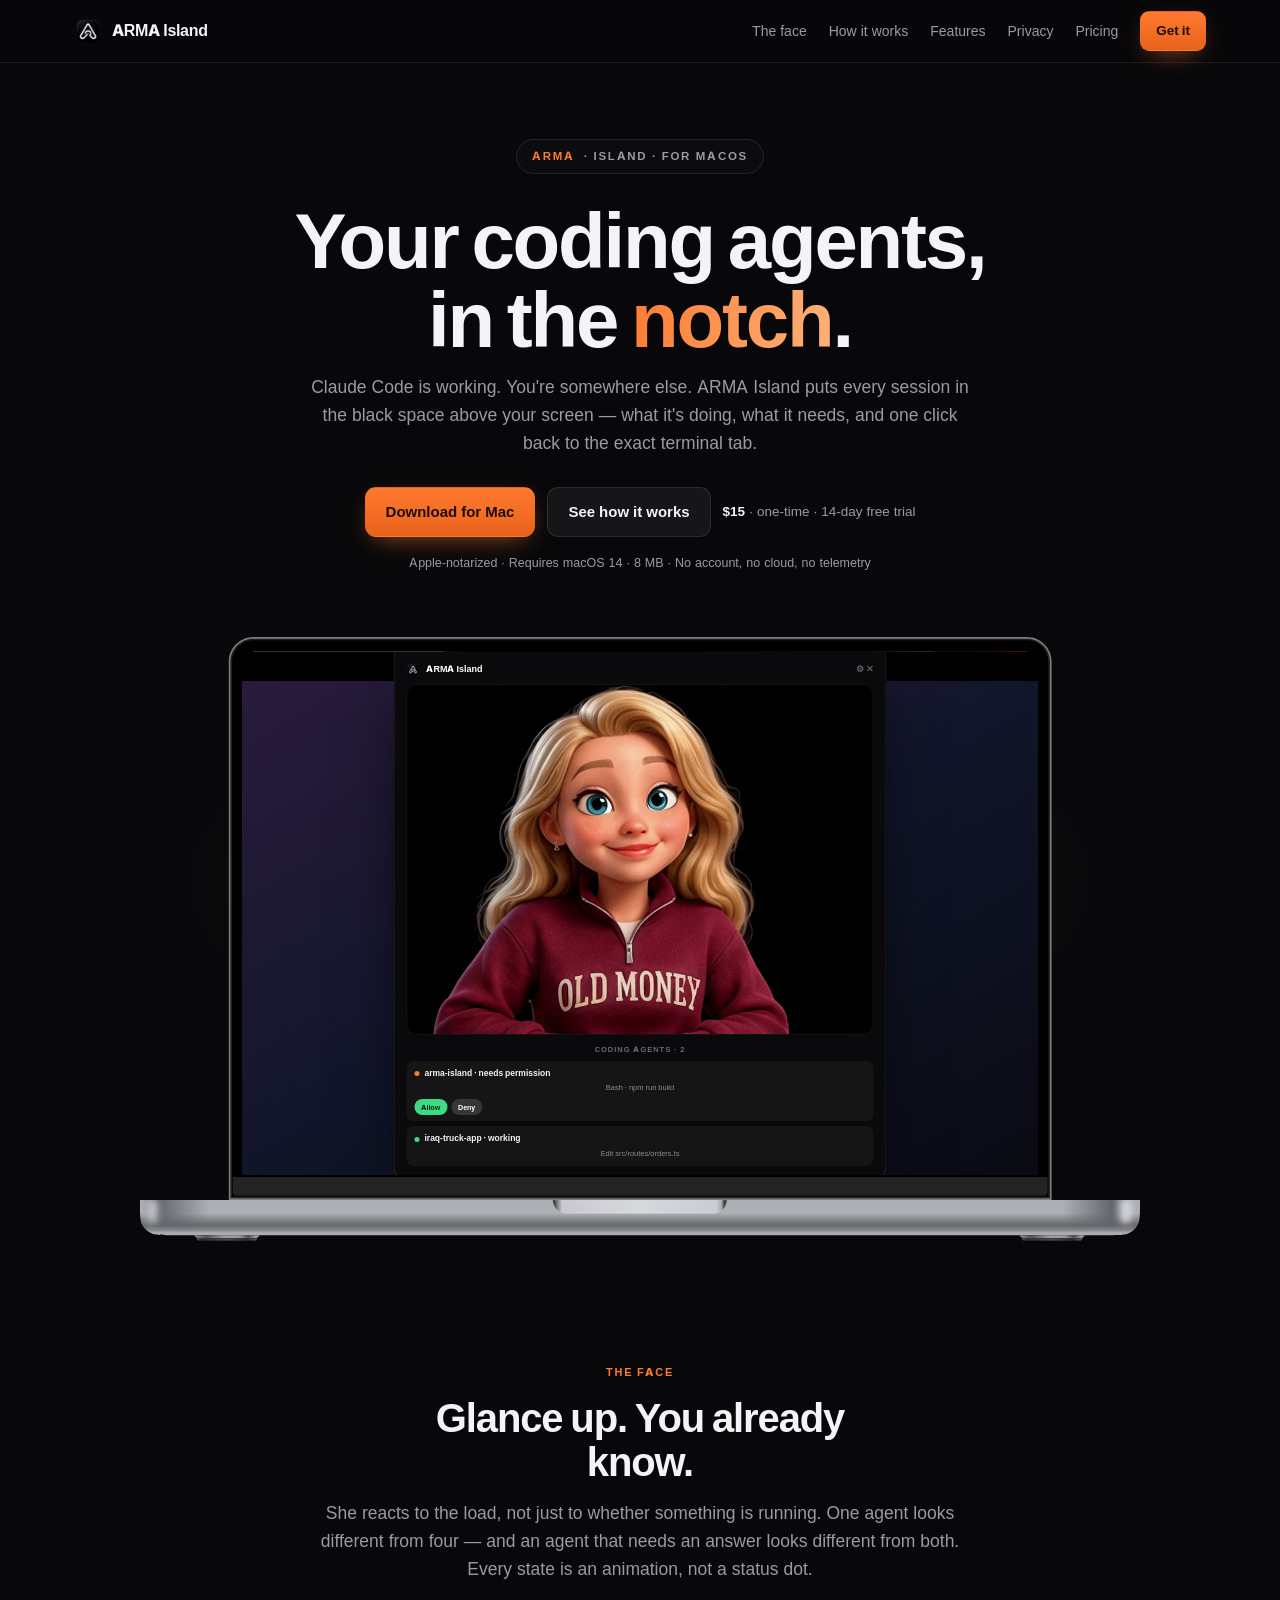
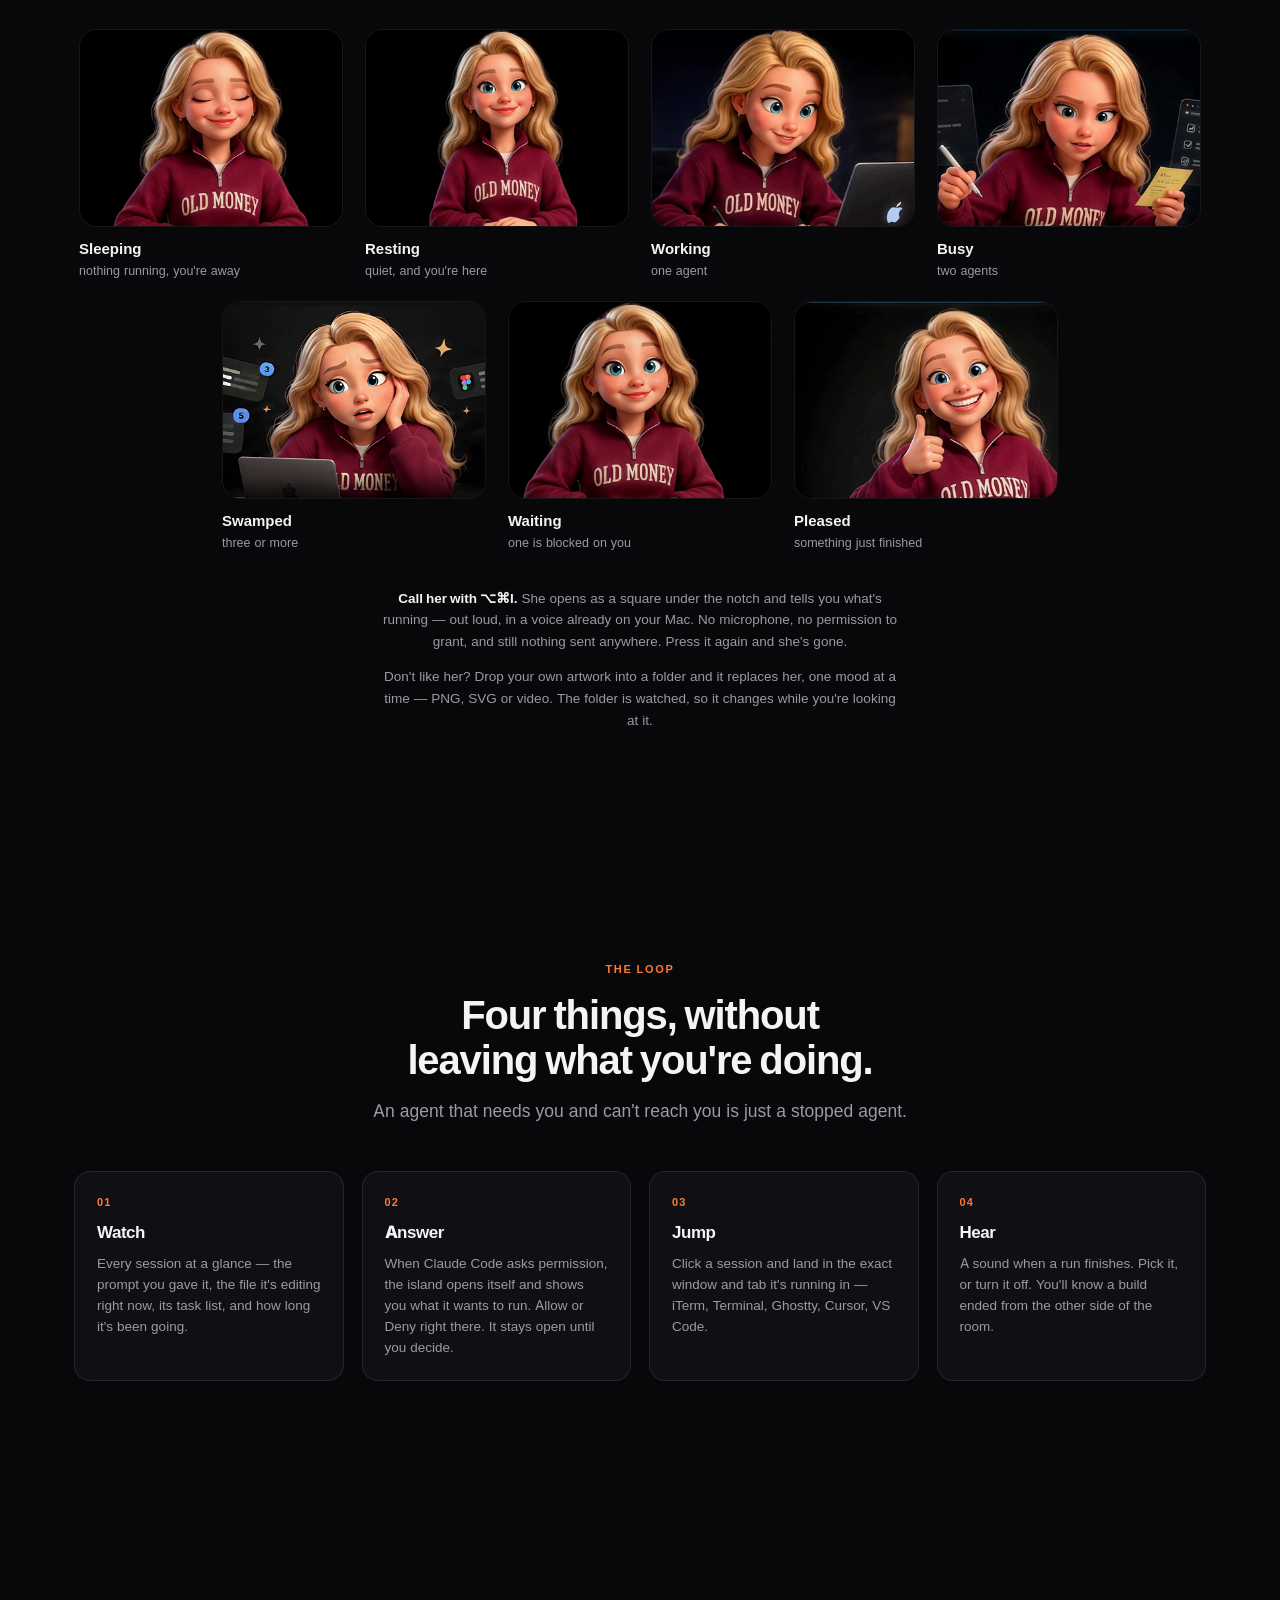
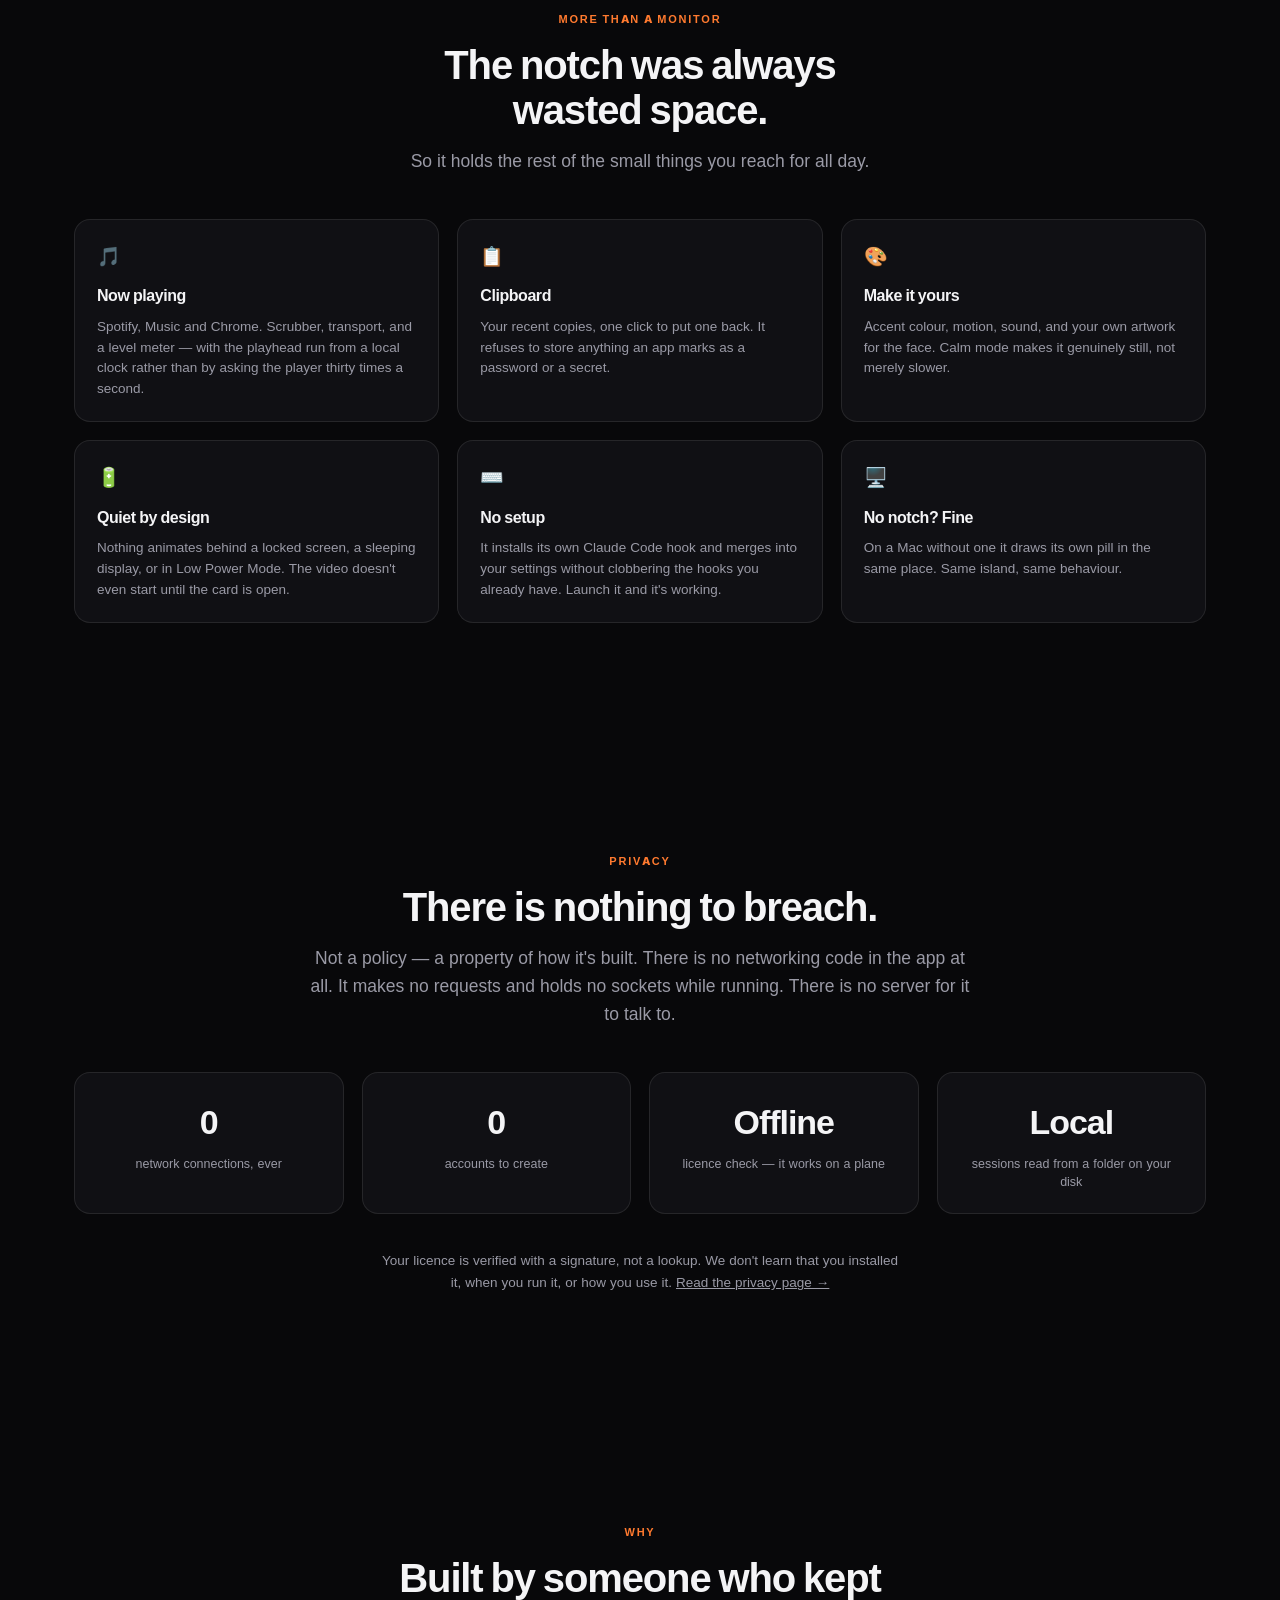
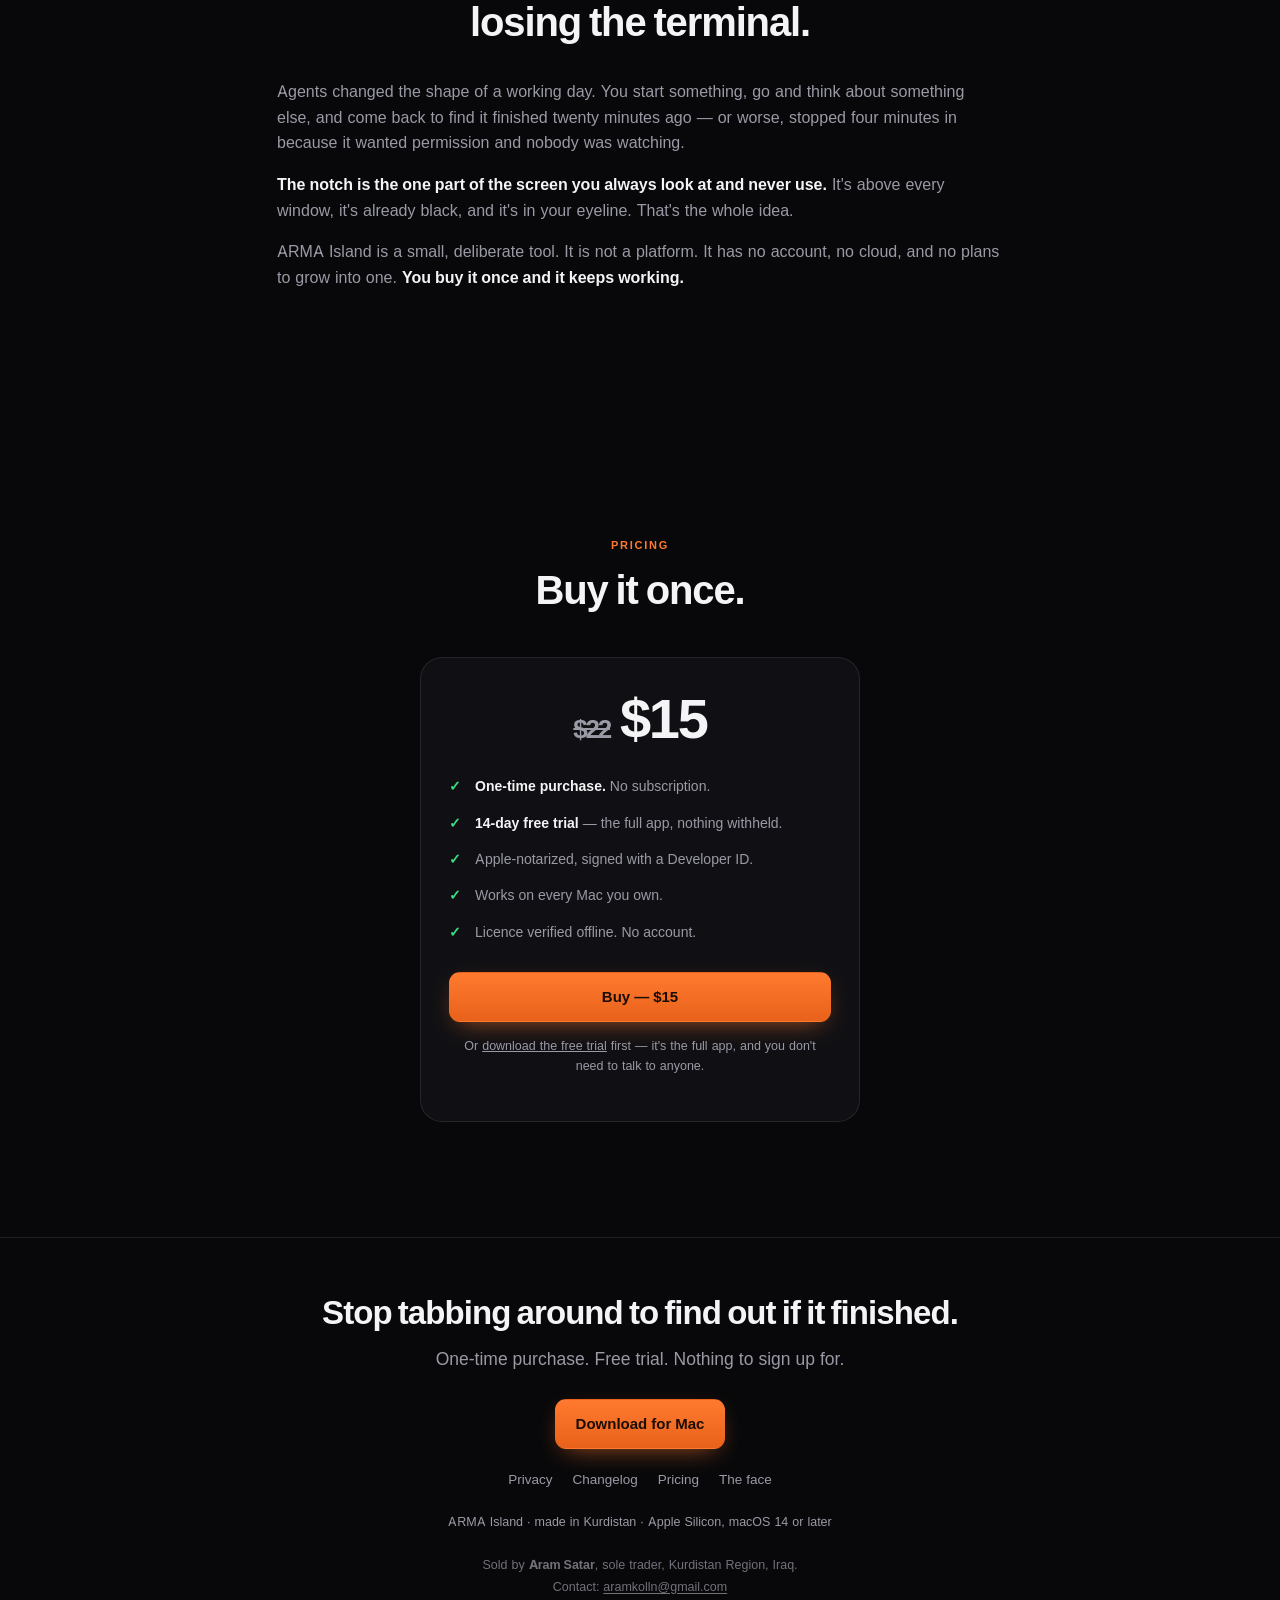
<file: index.html>
<!doctype html>
<html lang="en">
<head>
<meta charset="utf-8">
<meta name="viewport" content="width=device-width,initial-scale=1">
<title>ARMA Island — your coding agents, in the notch</title>
<meta name="description" content="Claude Code is working. You're somewhere else. ARMA Island puts every session in the black space above your screen — what it's doing, what it needs, and one click back to the exact terminal tab. $15 once. No account, no cloud.">
<link rel="canonical" href="https://armaisland.app/">
<link rel="icon" href="/assets/logo.png" sizes="any">
<link rel="icon" type="image/png" sizes="32x32" href="/assets/favicon-32.png">
<link rel="icon" type="image/png" sizes="16x16" href="/assets/favicon-16.png">
<link rel="apple-touch-icon" sizes="180x180" href="/assets/apple-touch-icon.png">
<!-- Open Graph needs ABSOLUTE urls. This was `assets/icon.png`, a relative one,
     which several scrapers (LinkedIn among them) refuse to resolve rather than
     resolving against the page — so the card rendered with no image at all even
     though the file itself was served fine. It also pointed at the 512×512 app
     icon, which a large-card layout shows as a small thumbnail; og-card.png is
     1200×630, the size the layout is actually designed for. -->
<meta property="og:type" content="website">
<meta property="og:site_name" content="ARMA Island">
<meta property="og:url" content="https://armaisland.app/">
<meta property="og:title" content="ARMA Island — your coding agents, in the notch">
<meta property="og:description" content="Every Claude Code session in your notch. Answer permissions without leaving what you're doing. $15 once, no account.">
<meta property="og:image" content="https://armaisland.app/assets/og-card.png">
<meta property="og:image:width" content="1200">
<meta property="og:image:height" content="630">
<meta property="og:image:alt" content="ARMA Island — your coding agents, in the notch">
<meta name="twitter:card" content="summary_large_image">
<meta name="twitter:title" content="ARMA Island — your coding agents, in the notch">
<meta name="twitter:description" content="Every Claude Code session in your notch. Answer permissions without leaving what you're doing. $15 once, no account.">
<meta name="twitter:image" content="https://armaisland.app/assets/og-card.png">
<!-- Inter is served from this site, not from Google. Loading it from
     fonts.googleapis.com sent every visitor's IP address to Google before they
     had consented to anything; that is the one thing on this page that has
     produced actual GDPR fines. Same font, same files, no third party. -->
<link href="assets/fonts/inter.css" rel="stylesheet">
<style>
:root{
  --bg:#08080a; --panel:#101014; --fg:#f4f4f6; --dim:#9a9aa6;
  --line:rgba(255,255,255,.09); --accent:#ff7a2f; --accent2:#ffb27a;
  --blue:#5b9dff; --green:#3ddc84;
  --maxw:1180px;
}
*{box-sizing:border-box}
html{scroll-behavior:smooth}
body{
  margin:0; background:var(--bg); color:var(--fg);
  font:400 16px/1.6 Inter,-apple-system,BlinkMacSystemFont,"Segoe UI",sans-serif;
  -webkit-font-smoothing:antialiased; overflow-x:hidden;
}
a{color:inherit}
/* height:auto is REQUIRED now that images carry width/height attributes. With
   max-width alone the width shrinks to the container while the height stays at
   the attribute value, squashing the image. The attributes exist to reserve
   layout space (CLS); the ratio is preserved here. Rules below that set both
   dimensions explicitly still win on specificity. */
img{max-width:100%; height:auto}
.wrap{max-width:var(--maxw); margin:0 auto; padding:0 24px}
.center{text-align:center}
h1,h2,h3{letter-spacing:-.028em; margin:0; font-weight:800}
h2{font-size:clamp(26px,3.6vw,40px); max-width:19ch; margin-inline:auto; line-height:1.12}
.sub{color:var(--dim); font-size:clamp(15px,1.5vw,17.5px); max-width:60ch; margin:14px auto 0}
.sec-eyebrow{
  font-size:11px; font-weight:800; letter-spacing:.16em; text-transform:uppercase;
  color:var(--accent); margin-bottom:14px;
}
section{padding:clamp(64px,9vw,116px) 0; position:relative}

/* nav */
nav{
  position:sticky; top:0; z-index:50; backdrop-filter:blur(14px);
  background:rgba(8,8,10,.82); border-bottom:1px solid var(--line);
}
.navin{max-width:var(--maxw); margin:0 auto; padding:11px 24px; display:flex; align-items:center; gap:22px}
.brand{display:flex; align-items:center; gap:10px; font-weight:800; letter-spacing:-.02em; text-decoration:none}
.brand img{width:28px; height:28px; border-radius:7px; display:block}
.navlinks{display:flex; gap:22px; margin-left:auto; font-size:14px; color:var(--dim)}
.navlinks a{text-decoration:none}
.navlinks a:hover{color:var(--fg)}
.btn{
  display:inline-flex; align-items:center; justify-content:center; gap:8px;
  border-radius:11px; font-weight:700; text-decoration:none; white-space:nowrap;
  padding:12px 20px; font-size:15px; border:1px solid transparent; cursor:pointer;
  transition:transform .12s ease, filter .12s ease;
}
.btn:active{transform:translateY(1px)}
.btn-primary{background:linear-gradient(180deg,var(--accent),#e8621b); color:#1a0d04;
  box-shadow:0 8px 26px -10px rgba(255,122,47,.7)}
.btn-primary:hover{filter:brightness(1.07)}
.btn-ghost{background:rgba(255,255,255,.06); border-color:var(--line); color:var(--fg)}
.btn-sm{padding:8px 15px; font-size:13.5px; border-radius:9px}

/* hero */
.hero{padding-top:clamp(44px,6vw,84px); padding-bottom:0}
.eyebrow{
  display:inline-flex; gap:9px; align-items:center; font-size:11.5px; font-weight:700;
  letter-spacing:.15em; text-transform:uppercase; color:var(--dim);
  border:1px solid var(--line); border-radius:999px; padding:7px 15px; background:rgba(255,255,255,.02);
}
.eyebrow b{color:var(--accent)}
.hero h1{font-size:clamp(38px,6.6vw,78px); line-height:1.02; margin:26px auto 0; max-width:15ch; font-weight:900}
.grad{background:linear-gradient(100deg,var(--accent),var(--accent2)); -webkit-background-clip:text; background-clip:text; color:transparent}
.cta{display:flex; gap:12px; align-items:center; justify-content:center; flex-wrap:wrap; margin-top:30px}
.price-note{color:var(--dim); font-size:13.5px}
.price-note b{color:var(--fg)}
.trust{margin-top:16px; font-size:12.5px; color:var(--dim)}

/* the mac */
.macwrap{position:relative; max-width:1000px; margin:clamp(38px,5vw,64px) auto 0}
.macwrap::before{
  content:""; position:absolute; inset:-8% -14% 12%; z-index:0; pointer-events:none;
  background:radial-gradient(closest-side, rgba(255,122,47,.15), transparent 72%);
}
.mac{position:relative; z-index:1}
/* Screen surface of assets/macbook-pro-14.svg: x 124.5–1091.5, y 18–646 of a
   1216×735 viewBox. Percentages derived from that, so the overlay sits exactly
   inside the glass rather than being eyeballed. */
.screen{position:absolute; left:10.238%; top:2.449%; width:79.523%; height:85.442%; overflow:hidden; border-radius:2px}
.desktop{position:absolute; inset:0; background:linear-gradient(150deg,#2a1c3d,#101528 55%,#0a0a12)}
.notchbar{position:absolute; top:0; left:0; right:0; height:5.6%; background:#000}
.card{
  position:absolute; top:0; left:50%; transform:translateX(-50%);
  width:62%; background:#0a0a0c; border:1px solid rgba(255,255,255,.1);
  border-top:none; border-radius:0 0 18px 18px; padding:10px 12px 12px;
  box-shadow:0 30px 60px -20px rgba(0,0,0,.9);
}
.cardtop{display:flex; align-items:center; gap:7px; font-size:9px; font-weight:800; color:#fff}
.cardtop img{width:13px; height:13px; border-radius:3px}
.cardtop .sp{margin-left:auto; display:flex; gap:5px; color:rgba(255,255,255,.35)}
.hero-face{
  width:100%; aspect-ratio:4/3; object-fit:cover; border-radius:10px; margin-top:8px;
  border:1px solid rgba(255,255,255,.07); background:#000; display:block;
}
.rowlabel{font-size:7.5px; font-weight:800; letter-spacing:.13em; color:rgba(255,255,255,.4); margin:9px 0 5px}
.arow{background:rgba(255,255,255,.045); border-radius:7px; padding:6px 8px; margin-bottom:5px}
.arow .t{display:flex; align-items:center; gap:5px; font-size:8.5px; font-weight:700}
.dot{width:5px; height:5px; border-radius:50%; background:var(--green); flex:none}
.dot.wait{background:var(--accent)}
.arow .d{font-size:7.5px; color:rgba(255,255,255,.5); margin-top:2px}
.answer{display:flex; gap:4px; margin-top:5px}
.chip{font-size:7px; font-weight:800; padding:2.5px 7px; border-radius:99px}
.chip.y{background:var(--green); color:#04240f}
.chip.n{background:rgba(255,255,255,.14); color:#fff}

/* the face grid — big on purpose */
.moods{display:flex; flex-wrap:wrap; justify-content:center; gap:22px; margin:46px auto 0; max-width:1180px}
.mood{margin:0; width:264px; max-width:calc(50% - 11px)}
.mood img{
  width:100%; aspect-ratio:4/3; object-fit:cover; border-radius:18px; display:block;
  border:1px solid var(--line); background:#000;
}
.mood figcaption{margin-top:12px; display:flex; flex-direction:column; gap:3px; line-height:1.35; text-align:left}
.mood b{font-size:15px}
.mood span{font-size:12.5px; color:var(--dim)}
.mood-note{margin:36px auto 0; max-width:58ch; font-size:13.5px; color:var(--dim)}

/* the loop */
.verbs{display:grid; grid-template-columns:repeat(4,1fr); gap:18px; margin-top:46px; text-align:left}
.verb{background:var(--panel); border:1px solid var(--line); border-radius:16px; padding:22px}
.verb .n{font-size:11px; font-weight:900; color:var(--accent); letter-spacing:.1em}
.verb h3{font-size:17px; margin:8px 0 7px}
.verb p{margin:0; font-size:13.5px; color:var(--dim); line-height:1.55}

/* features */
.feats{display:grid; grid-template-columns:repeat(3,1fr); gap:18px; margin-top:44px; text-align:left}
.feat{background:var(--panel); border:1px solid var(--line); border-radius:16px; padding:22px}
.feat h3{font-size:16px; margin:0 0 7px}
.feat p{margin:0; font-size:13.5px; color:var(--dim); line-height:1.55}
.feat .ic{font-size:19px; margin-bottom:11px; display:block}

/* facts */
.facts{display:grid; grid-template-columns:repeat(4,1fr); gap:18px; margin-top:44px}
.fact{border:1px solid var(--line); border-radius:16px; padding:22px; background:var(--panel)}
.fact .big{font-size:clamp(24px,3vw,34px); font-weight:900; letter-spacing:-.03em}
.fact .cap{font-size:12.5px; color:var(--dim); margin-top:6px; line-height:1.45}

/* pricing */
.pricebox{
  max-width:440px; margin:44px auto 0; background:var(--panel); border:1px solid var(--line);
  border-radius:22px; padding:32px 28px; text-align:center;
}
.amt{font-size:56px; font-weight:900; letter-spacing:-.04em; line-height:1}
.amt s{font-size:26px; color:var(--dim); font-weight:700; margin-right:10px}
.plist{list-style:none; padding:0; margin:22px 0; text-align:left; font-size:14px}
.plist li{padding:7px 0 7px 26px; position:relative; color:var(--dim)}
.plist li::before{content:"✓"; position:absolute; left:0; color:var(--green); font-weight:900}
.plist li b{color:var(--fg); font-weight:600}
.finestamp{font-size:12.5px; color:var(--dim); margin-top:14px}

/* mission */
.mission{max-width:66ch; margin:0 auto; text-align:left}
.mission p{color:var(--dim); font-size:16px}
.mission p b{color:var(--fg); font-weight:600}

footer{border-top:1px solid var(--line); padding:56px 0 44px; text-align:center}
.imprint{margin-top:14px; opacity:.72; line-height:1.7}
.imprint a{color:inherit; text-decoration:underline; text-underline-offset:2px}
.fnav{display:flex; gap:20px; justify-content:center; font-size:13.5px; color:var(--dim); margin-top:20px}
.fnav a{text-decoration:none}
.copy{font-size:12.5px; color:var(--dim); margin-top:22px}

@media (max-width:980px){
  .verbs{grid-template-columns:repeat(2,1fr)}
  .feats{grid-template-columns:repeat(2,1fr)}
  .facts{grid-template-columns:repeat(2,1fr)}
  .navlinks{display:none}
}
@media (max-width:620px){
  .moods{gap:14px}
  .mood{width:100%; max-width:340px}
  .verbs,.feats{grid-template-columns:1fr}
  .card{width:82%}
}
@media (prefers-reduced-motion:reduce){html{scroll-behavior:auto}}
</style>
</head>
<body>

<nav>
  <div class="navin">
    <a class="brand" href="#top"><img src="assets/logo.png" alt="">ARMA Island</a>
    <div class="navlinks">
      <a href="#face">The face</a>
      <a href="#how">How it works</a>
      <a href="#features">Features</a>
      <a href="#quiet">Privacy</a>
      <a href="#pricing">Pricing</a>
    </div>
    <a class="btn btn-primary btn-sm" href="#pricing">Get it</a>
  </div>
</nav>

<header id="top" class="hero center">
  <div class="wrap">
    <span class="eyebrow"><b>ARMA</b> · ISLAND · FOR MACOS</span>
    <h1>Your coding agents, in the <span class="grad">notch</span>.</h1>
    <p class="sub">Claude Code is working. You're somewhere else. ARMA Island puts every session in
      the black space above your screen — what it's doing, what it needs, and one click back to the
      exact terminal tab.</p>
    <div class="cta">
      <a class="btn btn-primary" href="ARMA-Island.zip" download>Download for Mac</a>
      <a class="btn btn-ghost" href="#how">See how it works</a>
      <span class="price-note"><b>$15</b> · one-time · 14-day free trial</span>
    </div>
    <p class="trust">Apple-notarized · Requires macOS 14 · 8 MB · No account, no cloud, no telemetry</p>

    <div class="macwrap">
      <div class="mac">
        <!-- width/height are the SVG's own viewBox (1216×735). Without them the
             browser cannot reserve the space before the file loads, so the whole
             page below jumped as it arrived: measured CLS 0.19–0.24 on desktop
             against a 0.1 "good" threshold. These are the intrinsic ratio, not a
             render size — the CSS still scales it. -->
        <img src="assets/macbook-pro-14.svg" width="1216" height="735"
             alt="ARMA Island running in the notch of a MacBook Pro">
        <div class="screen">
          <div class="desktop"></div>
          <div class="notchbar"></div>
          <div class="card">
            <div class="cardtop">
              <img src="assets/logo.png" alt="">ARMA Island
              <span class="sp">⚙ ✕</span>
            </div>
            <img class="hero-face" src="assets/face/waiting.png" alt="The island's face, waiting for your answer">
            <div class="rowlabel">CODING AGENTS · 2</div>
            <div class="arow">
              <div class="t"><span class="dot wait"></span>arma-island · needs permission</div>
              <div class="d">Bash · npm run build</div>
              <div class="answer"><span class="chip y">Allow</span><span class="chip n">Deny</span></div>
            </div>
            <div class="arow">
              <div class="t"><span class="dot"></span>iraq-truck-app · working</div>
              <div class="d">Edit src/routes/orders.ts</div>
            </div>
          </div>
        </div>
      </div>
    </div>
  </div>
</header>

<section id="face">
  <div class="wrap center">
    <div class="sec-eyebrow">The face</div>
    <h2>Glance up. You already know.</h2>
    <p class="sub">She reacts to the load, not just to whether something is running. One agent looks
      different from four — and an agent that needs an answer looks different from both. Every state
      is an animation, not a status dot.</p>
    <div class="moods">
      <figure class="mood">
        <img src="assets/face/sleeping.png" alt="Asleep — nothing is running" loading="lazy" width="264" height="198">
        <figcaption><b>Sleeping</b><span>nothing running, you're away</span></figcaption>
      </figure>
      <figure class="mood">
        <img src="assets/face/resting.png" alt="Resting — quiet, you're at the machine" loading="lazy" width="264" height="198">
        <figcaption><b>Resting</b><span>quiet, and you're here</span></figcaption>
      </figure>
      <figure class="mood">
        <img src="assets/face/working.png" alt="Working — one agent running" loading="lazy" width="264" height="198">
        <figcaption><b>Working</b><span>one agent</span></figcaption>
      </figure>
      <figure class="mood">
        <img src="assets/face/busy.png" alt="Busy — two agents running" loading="lazy" width="264" height="198">
        <figcaption><b>Busy</b><span>two agents</span></figcaption>
      </figure>
      <figure class="mood">
        <img src="assets/face/swamped.png" alt="Swamped — three or more agents running" loading="lazy" width="264" height="198">
        <figcaption><b>Swamped</b><span>three or more</span></figcaption>
      </figure>
      <figure class="mood">
        <img src="assets/face/waiting.png" alt="Waiting — an agent is blocked on you" loading="lazy" width="264" height="198">
        <figcaption><b>Waiting</b><span>one is blocked on you</span></figcaption>
      </figure>
      <figure class="mood">
        <img src="assets/face/pleased.png" alt="Pleased — something just finished" loading="lazy" width="264" height="198">
        <figcaption><b>Pleased</b><span>something just finished</span></figcaption>
      </figure>
    </div>
    <p class="mood-note"><b style="color:var(--fg)">Call her with ⌥⌘I.</b> She opens as a square under
      the notch and tells you what's running — out loud, in a voice already on your Mac. No microphone,
      no permission to grant, and still nothing sent anywhere. Press it again and she's gone.</p>
    <p class="mood-note" style="margin-top:14px">Don't like her? Drop your own artwork into a folder and
      it replaces her, one mood at a time — PNG, SVG or video. The folder is watched, so it changes
      while you're looking at it.</p>
  </div>
</section>

<section id="how">
  <div class="wrap center">
    <div class="sec-eyebrow">The loop</div>
    <h2>Four things, without leaving what you're doing.</h2>
    <p class="sub">An agent that needs you and can't reach you is just a stopped agent.</p>
    <div class="verbs">
      <div class="verb">
        <div class="n">01</div><h3>Watch</h3>
        <p>Every session at a glance — the prompt you gave it, the file it's editing right now, its
          task list, and how long it's been going.</p>
      </div>
      <div class="verb">
        <div class="n">02</div><h3>Answer</h3>
        <p>When Claude Code asks permission, the island opens itself and shows you what it wants to
          run. Allow or Deny right there. It stays open until you decide.</p>
      </div>
      <div class="verb">
        <div class="n">03</div><h3>Jump</h3>
        <p>Click a session and land in the exact window and tab it's running in — iTerm, Terminal,
          Ghostty, Cursor, VS Code.</p>
      </div>
      <div class="verb">
        <div class="n">04</div><h3>Hear</h3>
        <p>A sound when a run finishes. Pick it, or turn it off. You'll know a build ended from the
          other side of the room.</p>
      </div>
    </div>
  </div>
</section>

<section id="features">
  <div class="wrap">
    <div class="center">
      <div class="sec-eyebrow">More than a monitor</div>
      <h2>The notch was always wasted space.</h2>
      <p class="sub">So it holds the rest of the small things you reach for all day.</p>
    </div>
    <div class="feats">
      <div class="feat">
        <span class="ic">🎵</span><h3>Now playing</h3>
        <p>Spotify, Music and Chrome. Scrubber, transport, and a level meter — with the playhead run
          from a local clock rather than by asking the player thirty times a second.</p>
      </div>
      <div class="feat">
        <span class="ic">📋</span><h3>Clipboard</h3>
        <p>Your recent copies, one click to put one back. It refuses to store anything an app marks
          as a password or a secret.</p>
      </div>
      <div class="feat">
        <span class="ic">🎨</span><h3>Make it yours</h3>
        <p>Accent colour, motion, sound, and your own artwork for the face. Calm mode makes it
          genuinely still, not merely slower.</p>
      </div>
      <div class="feat">
        <span class="ic">🔋</span><h3>Quiet by design</h3>
        <p>Nothing animates behind a locked screen, a sleeping display, or in Low Power Mode. The
          video doesn't even start until the card is open.</p>
      </div>
      <div class="feat">
        <span class="ic">⌨️</span><h3>No setup</h3>
        <p>It installs its own Claude Code hook and merges into your settings without clobbering the
          hooks you already have. Launch it and it's working.</p>
      </div>
      <div class="feat">
        <span class="ic">🖥️</span><h3>No notch? Fine</h3>
        <p>On a Mac without one it draws its own pill in the same place. Same island, same behaviour.</p>
      </div>
    </div>
  </div>
</section>

<section id="quiet">
  <div class="wrap center">
    <div class="sec-eyebrow">Privacy</div>
    <h2>There is nothing to breach.</h2>
    <p class="sub">Not a policy — a property of how it's built. There is no networking code in the
      app at all. It makes no requests and holds no sockets while running. There is no server for it
      to talk to.</p>
    <div class="facts">
      <div class="fact"><div class="big">0</div><div class="cap">network connections, ever</div></div>
      <div class="fact"><div class="big">0</div><div class="cap">accounts to create</div></div>
      <div class="fact"><div class="big">Offline</div><div class="cap">licence check — it works on a plane</div></div>
      <div class="fact"><div class="big">Local</div><div class="cap">sessions read from a folder on your disk</div></div>
    </div>
    <p class="mood-note">Your licence is verified with a signature, not a lookup. We don't learn that
      you installed it, when you run it, or how you use it. <a href="privacy.html">Read the privacy page →</a></p>
  </div>
</section>

<section id="mission">
  <div class="wrap">
    <div class="center"><div class="sec-eyebrow">Why</div>
      <h2>Built by someone who kept losing the terminal.</h2></div>
    <div class="mission" style="margin-top:34px">
      <p>Agents changed the shape of a working day. You start something, go and think about something
        else, and come back to find it finished twenty minutes ago — or worse, stopped four minutes in
        because it wanted permission and nobody was watching.</p>
      <p><b>The notch is the one part of the screen you always look at and never use.</b> It's above
        every window, it's already black, and it's in your eyeline. That's the whole idea.</p>
      <p>ARMA Island is a small, deliberate tool. It is not a platform. It has no account, no cloud,
        and no plans to grow into one. <b>You buy it once and it keeps working.</b></p>
    </div>
  </div>
</section>

<section id="pricing">
  <div class="wrap center">
    <div class="sec-eyebrow">Pricing</div>
    <h2>Buy it once.</h2>
    <div class="pricebox">
      <div class="amt"><s>$22</s>$15</div>
      <ul class="plist">
        <li><b>One-time purchase.</b> No subscription.</li>
        <li><b>14-day free trial</b> — the full app, nothing withheld.</li>
        <li>Apple-notarized, signed with a Developer ID.</li>
        <li>Works on every Mac you own.</li>
        <li>Licence verified offline. No account.</li>
      </ul>
      <a class="btn btn-primary" style="width:100%"
         href="mailto:aramkolln@gmail.com?subject=ARMA%20Island%20licence&body=I%27d%20like%20to%20buy%20ARMA%20Island.%20My%20email%20for%20the%20licence%20key%3A">Buy — $15</a>
      <p class="finestamp">Or <a href="ARMA-Island.zip" download>download the free trial</a> first —
        it's the full app, and you don't need to talk to anyone.</p>
    </div>
  </div>
</section>

<footer>
  <div class="wrap center">
    <h2 style="max-width:none; font-size:clamp(23px,3.2vw,33px)">Stop tabbing around to find out if it finished.</h2>
    <p class="sub" style="margin:14px auto 26px">One-time purchase. Free trial. Nothing to sign up for.</p>
    <a class="btn btn-primary" href="ARMA-Island.zip" download>Download for Mac</a>
    <div class="fnav"><a href="privacy.html">Privacy</a><a href="changelog.html">Changelog</a><a href="#pricing">Pricing</a><a href="#face">The face</a></div>
    <p class="copy">ARMA Island · made in Kurdistan · Apple Silicon, macOS 14 or later</p>

    <!-- Trader identity. EU consumer law requires the seller to be identified
         by name and contact details before a purchase — this is the "imprint"
         a European buyer expects to find, and its absence is a common
         enforcement trigger for a small seller. Address and telephone are
         still outstanding; see legal/00-READ-ME-FIRST.md in the app repo. -->
    <p class="copy imprint">
      Sold by <strong>Aram Satar</strong>, sole trader, Kurdistan Region, Iraq.<br>
      Contact: <a href="mailto:aramkolln@gmail.com">aramkolln@gmail.com</a>
    </p>
  </div>
</footer>

</body>
</html>
</file>
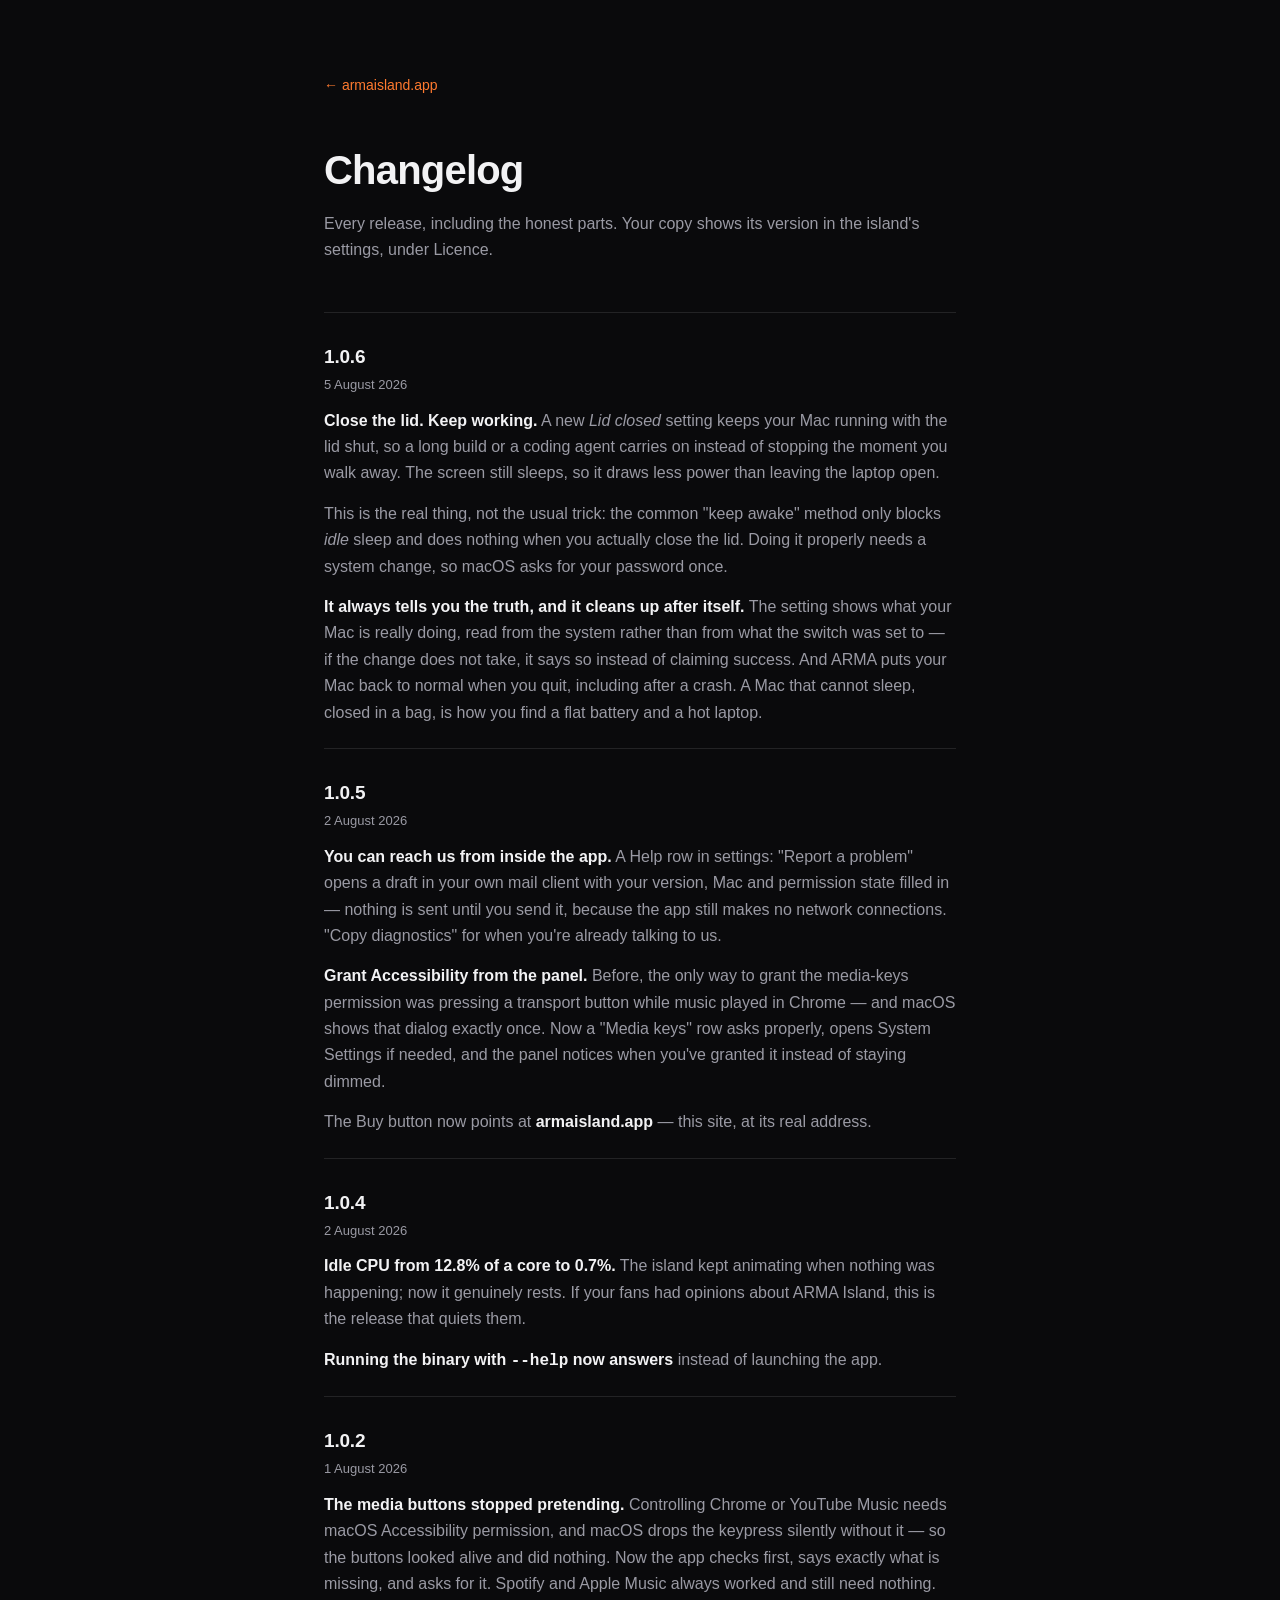
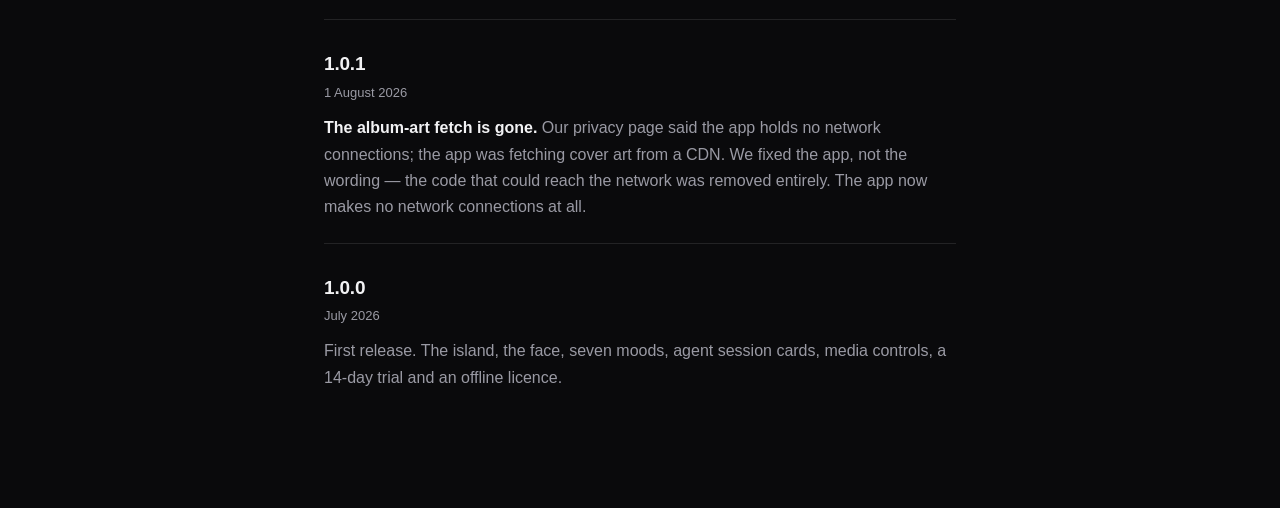
<file: changelog.html>
<!doctype html>
<html lang="en"><head>
<meta charset="utf-8"><meta name="viewport" content="width=device-width,initial-scale=1">
<title>Changelog — ARMA Island</title>
<meta name="description" content="What changed in each ARMA Island release — including the honest parts: the bug that burned CPU at rest, the media buttons that silently did nothing, and what was done about each.">
<link rel="canonical" href="https://armaisland.app/changelog.html">
<link rel="icon" href="/assets/logo.png" sizes="any">
<link rel="icon" type="image/png" sizes="32x32" href="/assets/favicon-32.png">
<link rel="apple-touch-icon" sizes="180x180" href="/assets/apple-touch-icon.png">
<meta property="og:type" content="article">
<meta property="og:site_name" content="ARMA Island">
<meta property="og:url" content="https://armaisland.app/changelog.html">
<meta property="og:title" content="Changelog — ARMA Island">
<meta property="og:description" content="Every release, including the honest parts.">
<meta property="og:image" content="https://armaisland.app/assets/og-card.png">
<meta name="twitter:card" content="summary_large_image">
<style>
:root{--bg:#0a0a0c;--fg:#f2f2f4;--dim:#9a9aa4;--line:rgba(255,255,255,.1);--accent:#ff7a2f}
*{box-sizing:border-box}
body{margin:0;background:var(--bg);color:var(--fg);font:16px/1.65 -apple-system,BlinkMacSystemFont,"Segoe UI",sans-serif;-webkit-font-smoothing:antialiased}
.wrap{max-width:680px;margin:0 auto;padding:72px 24px 96px}
h1{font-size:clamp(28px,5vw,40px);letter-spacing:-.02em;margin:0 0 8px}
.sub{color:var(--dim);margin:0 0 48px}
.rel{border-top:1px solid var(--line);padding:28px 0 8px}
.rel h2{font-size:19px;margin:0 0 2px;letter-spacing:-.01em}
.rel .date{color:var(--dim);font-size:13px;margin:0 0 12px}
.rel p{color:var(--dim);margin:0 0 14px}
.rel strong{color:var(--fg);font-weight:600}
a{color:var(--accent);text-decoration:none}
a:hover{text-decoration:underline}
.back{display:inline-block;margin-bottom:40px;font-size:14px}
</style></head>
<body><main class="wrap">
<a class="back" href="/">← armaisland.app</a>
<h1>Changelog</h1>
<p class="sub">Every release, including the honest parts. Your copy shows its
version in the island's settings, under Licence.</p>

<section class="rel">
  <h2>1.0.6</h2>
  <p class="date">5 August 2026</p>
  <p><strong>Close the lid. Keep working.</strong> A new <em>Lid closed</em>
  setting keeps your Mac running with the lid shut, so a long build or a coding
  agent carries on instead of stopping the moment you walk away. The screen still
  sleeps, so it draws less power than leaving the laptop open.</p>
  <p>This is the real thing, not the usual trick: the common "keep awake" method
  only blocks <em>idle</em> sleep and does nothing when you actually close the
  lid. Doing it properly needs a system change, so macOS asks for your password
  once.</p>
  <p><strong>It always tells you the truth, and it cleans up after itself.</strong>
  The setting shows what your Mac is really doing, read from the system rather
  than from what the switch was set to — if the change does not take, it says so
  instead of claiming success. And ARMA puts your Mac back to normal when you
  quit, including after a crash. A Mac that cannot sleep, closed in a bag, is how
  you find a flat battery and a hot laptop.</p>
</section>

<section class="rel">
  <h2>1.0.5</h2>
  <p class="date">2 August 2026</p>
  <p><strong>You can reach us from inside the app.</strong> A Help row in
  settings: "Report a problem" opens a draft in your own mail client with your
  version, Mac and permission state filled in — nothing is sent until you send
  it, because the app still makes no network connections. "Copy diagnostics"
  for when you're already talking to us.</p>
  <p><strong>Grant Accessibility from the panel.</strong> Before, the only way
  to grant the media-keys permission was pressing a transport button while
  music played in Chrome — and macOS shows that dialog exactly once. Now a
  "Media keys" row asks properly, opens System Settings if needed, and the
  panel notices when you've granted it instead of staying dimmed.</p>
  <p>The Buy button now points at <strong>armaisland.app</strong> — this site,
  at its real address.</p>
</section>

<section class="rel">
  <h2>1.0.4</h2>
  <p class="date">2 August 2026</p>
  <p><strong>Idle CPU from 12.8% of a core to 0.7%.</strong> The island kept
  animating when nothing was happening; now it genuinely rests. If your fans
  had opinions about ARMA Island, this is the release that quiets them.</p>
  <p><strong>Running the binary with <code>--help</code> now answers</strong>
  instead of launching the app.</p>
</section>

<section class="rel">
  <h2>1.0.2</h2>
  <p class="date">1 August 2026</p>
  <p><strong>The media buttons stopped pretending.</strong> Controlling Chrome
  or YouTube Music needs macOS Accessibility permission, and macOS drops the
  keypress silently without it — so the buttons looked alive and did nothing.
  Now the app checks first, says exactly what is missing, and asks for it.
  Spotify and Apple Music always worked and still need nothing.</p>
</section>

<section class="rel">
  <h2>1.0.1</h2>
  <p class="date">1 August 2026</p>
  <p><strong>The album-art fetch is gone.</strong> Our privacy page said the app
  holds no network connections; the app was fetching cover art from a CDN. We
  fixed the app, not the wording — the code that could reach the network was
  removed entirely. The app now makes no network connections at all.</p>
</section>

<section class="rel">
  <h2>1.0.0</h2>
  <p class="date">July 2026</p>
  <p>First release. The island, the face, seven moods, agent session cards,
  media controls, a 14-day trial and an offline licence.</p>
</section>

</main></body></html>
</file>
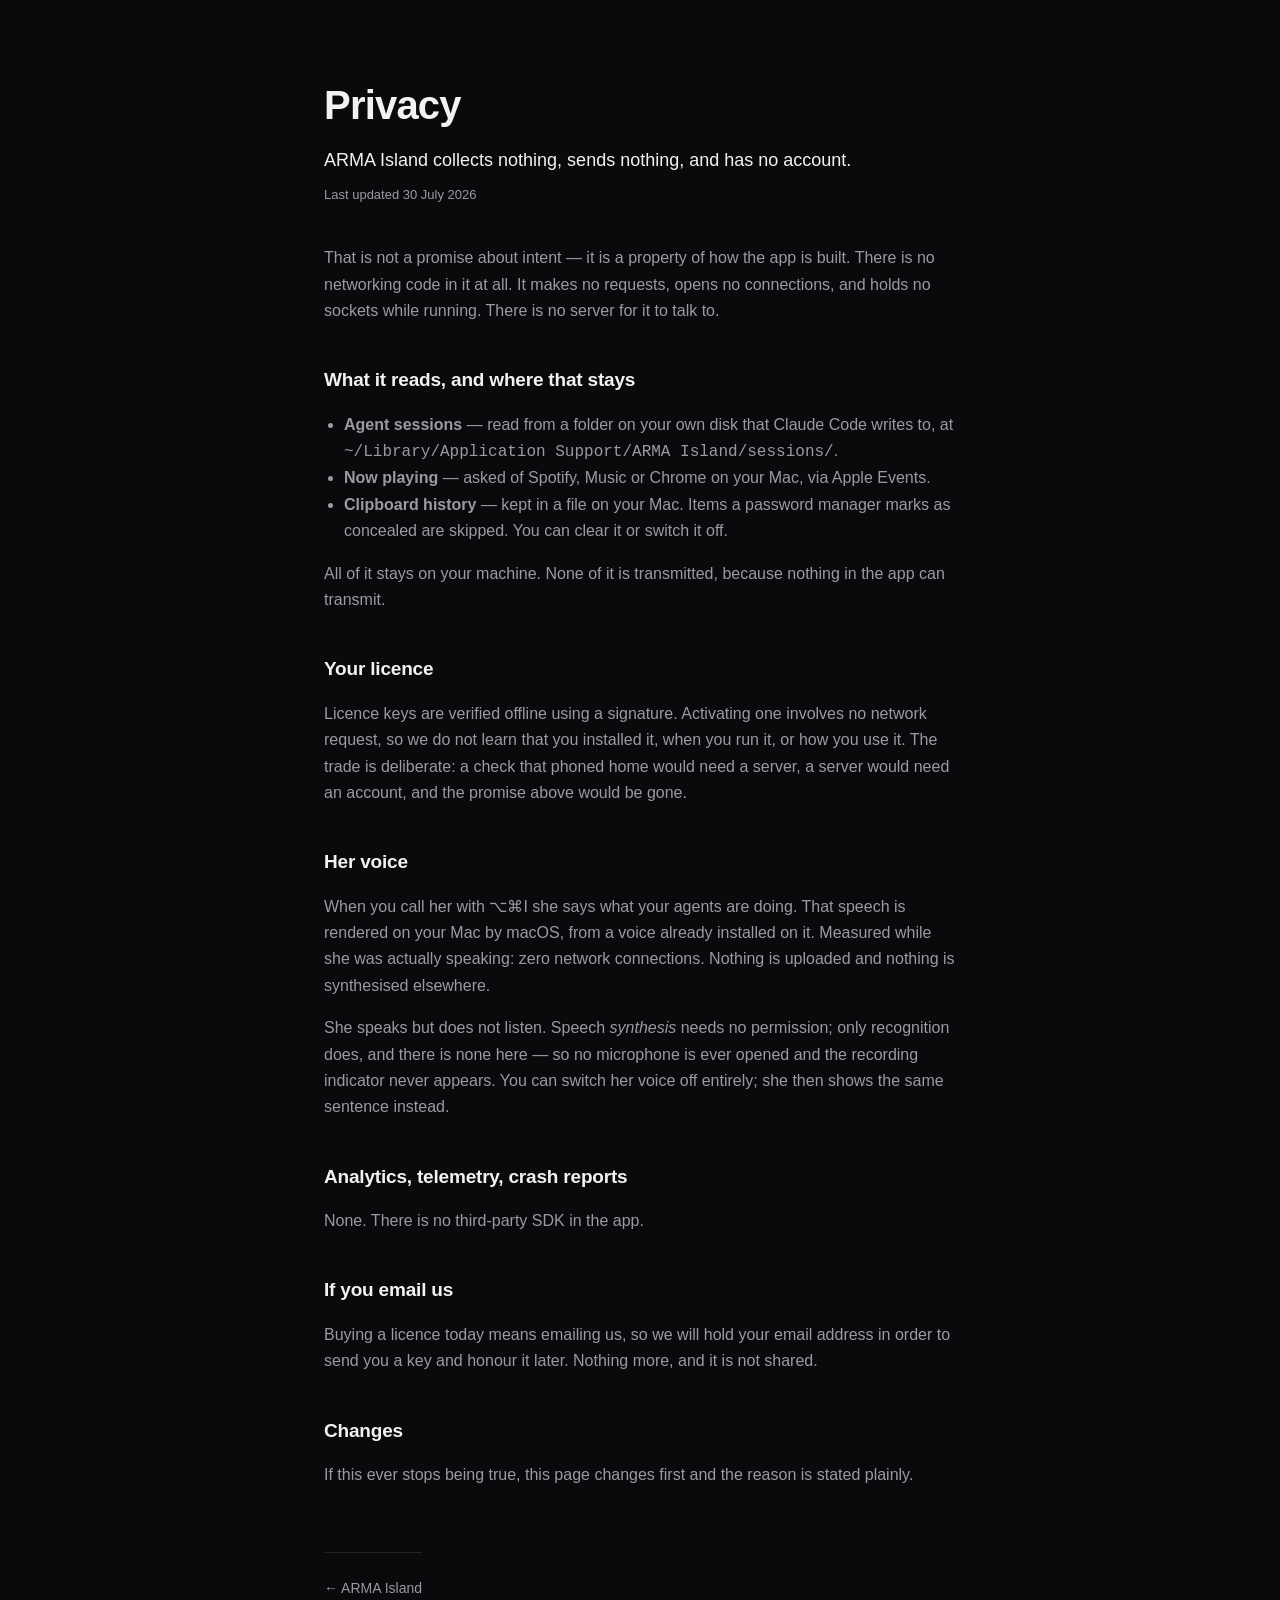
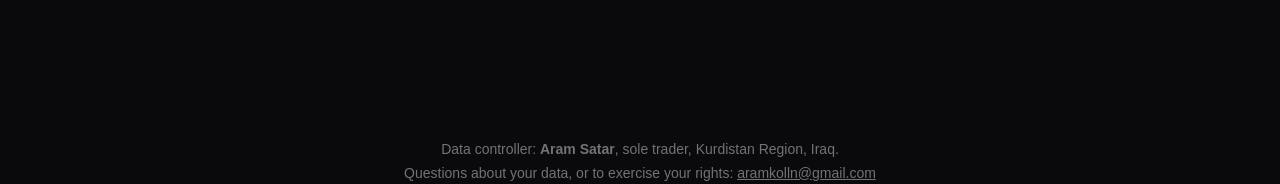
<file: privacy.html>
<!doctype html>
<html lang="en"><head>
<meta charset="utf-8"><meta name="viewport" content="width=device-width,initial-scale=1">
<title>Privacy — ARMA Island</title>
<!-- This page is a search asset in its own right: "does ARMA Island send data
     anywhere" is exactly what a careful buyer searches. Until 2026-08-02 it had
     no description and no OpenGraph, so Google synthesised a snippet and every
     share rendered as a bare link. -->
<meta name="description" content="ARMA Island runs entirely on your Mac. No account, no server, no analytics, no telemetry — the app makes no network connections at all. This page explains what that means and what the only data we ever hold is.">
<link rel="canonical" href="https://armaisland.app/privacy.html">
<link rel="icon" href="/assets/logo.png" sizes="any">
<link rel="icon" type="image/png" sizes="32x32" href="/assets/favicon-32.png">
<link rel="apple-touch-icon" sizes="180x180" href="/assets/apple-touch-icon.png">
<meta property="og:type" content="article">
<meta property="og:site_name" content="ARMA Island">
<meta property="og:url" content="https://armaisland.app/privacy.html">
<meta property="og:title" content="Privacy — ARMA Island">
<meta property="og:description" content="No account, no server, no analytics, no telemetry. The app makes no network connections at all.">
<meta property="og:image" content="https://armaisland.app/assets/og-card.png">
<meta name="twitter:card" content="summary_large_image">
<style>
:root{--bg:#0a0a0c;--fg:#f2f2f4;--dim:#9a9aa4;--line:rgba(255,255,255,.1)}
*{box-sizing:border-box}
body{margin:0;background:var(--bg);color:var(--fg);font:16px/1.65 -apple-system,BlinkMacSystemFont,"Segoe UI",sans-serif;
  -webkit-font-smoothing:antialiased}
.wrap{max-width:680px;margin:0 auto;padding:72px 24px 96px}
h1{font-size:clamp(28px,5vw,40px);letter-spacing:-.02em;margin:0 0 8px}
h2{font-size:19px;margin:40px 0 10px;letter-spacing:-.01em}
p,li{color:var(--dim)}
a{color:var(--fg)}
.lede{font-size:18px;color:var(--fg);margin:0 0 8px}
.date{font-size:13px;color:var(--dim);margin:0 0 40px}
ul{padding-left:20px}
.back{display:inline-block;margin-top:48px;padding-top:24px;border-top:1px solid var(--line);
  font-size:14px;color:var(--dim);text-decoration:none}
</style></head><body><div class="wrap">

<h1>Privacy</h1>
<p class="lede">ARMA Island collects nothing, sends nothing, and has no account.</p>
<p class="date">Last updated 30 July 2026</p>

<p>That is not a promise about intent — it is a property of how the app is built. There is
no networking code in it at all. It makes no requests, opens no connections, and holds no
sockets while running. There is no server for it to talk to.</p>

<h2>What it reads, and where that stays</h2>
<ul>
  <li><b>Agent sessions</b> — read from a folder on your own disk that Claude Code writes
      to, at <code>~/Library/Application&nbsp;Support/ARMA&nbsp;Island/sessions/</code>.</li>
  <li><b>Now playing</b> — asked of Spotify, Music or Chrome on your Mac, via Apple Events.</li>
  <li><b>Clipboard history</b> — kept in a file on your Mac. Items a password manager marks
      as concealed are skipped. You can clear it or switch it off.</li>
</ul>
<p>All of it stays on your machine. None of it is transmitted, because nothing in the app
can transmit.</p>

<h2>Your licence</h2>
<p>Licence keys are verified offline using a signature. Activating one involves no network
request, so we do not learn that you installed it, when you run it, or how you use it.
The trade is deliberate: a check that phoned home would need a server, a server would need
an account, and the promise above would be gone.</p>

<h2>Her voice</h2>
<p>When you call her with ⌥⌘I she says what your agents are doing. That speech is
rendered on your Mac by macOS, from a voice already installed on it. Measured while
she was actually speaking: zero network connections. Nothing is uploaded and nothing
is synthesised elsewhere.</p>
<p>She speaks but does not listen. Speech <i>synthesis</i> needs no permission;
only recognition does, and there is none here — so no microphone is ever opened and
the recording indicator never appears. You can switch her voice off entirely; she
then shows the same sentence instead.</p>

<h2>Analytics, telemetry, crash reports</h2>
<p>None. There is no third-party SDK in the app.</p>

<h2>If you email us</h2>
<p>Buying a licence today means emailing us, so we will hold your email address in order to
send you a key and honour it later. Nothing more, and it is not shared.</p>

<h2>Changes</h2>
<p>If this ever stops being true, this page changes first and the reason is stated plainly.</p>

<a class="back" href="index.html">← ARMA Island</a>
</div>
<p style="opacity:.72; line-height:1.7; text-align:center; margin:40px auto 0; max-width:640px; font-size:14px">
  Data controller: <strong>Aram Satar</strong>, sole trader, Kurdistan Region, Iraq.<br>
  Questions about your data, or to exercise your rights:
  <a href="mailto:aramkolln@gmail.com" style="color:inherit">aramkolln@gmail.com</a>
</p>
</body></html>
</file>
<file: assets/fonts/inter.css>
/* Inter, self-hosted.
   Was loaded from fonts.googleapis.com, which meant every visitor's IP address
   reached Google before they had consented to anything — the one item on this
   site with real GDPR fines behind it. Same files, same unicode-ranges, served
   from here. Regenerate by re-fetching the Google CSS and rewriting the URLs. */

/* cyrillic-ext */
@font-face {
  font-family: 'Inter';
  font-style: normal;
  font-weight: 400;
  font-display: swap;
  src: url(inter-1.woff2) format('woff2');
  unicode-range: U+0460-052F, U+1C80-1C8A, U+20B4, U+2DE0-2DFF, U+A640-A69F, U+FE2E-FE2F;
}
/* cyrillic */
@font-face {
  font-family: 'Inter';
  font-style: normal;
  font-weight: 400;
  font-display: swap;
  src: url(inter-2.woff2) format('woff2');
  unicode-range: U+0301, U+0400-045F, U+0490-0491, U+04B0-04B1, U+2116;
}
/* greek-ext */
@font-face {
  font-family: 'Inter';
  font-style: normal;
  font-weight: 400;
  font-display: swap;
  src: url(inter-3.woff2) format('woff2');
  unicode-range: U+1F00-1FFF;
}
/* greek */
@font-face {
  font-family: 'Inter';
  font-style: normal;
  font-weight: 400;
  font-display: swap;
  src: url(inter-4.woff2) format('woff2');
  unicode-range: U+0370-0377, U+037A-037F, U+0384-038A, U+038C, U+038E-03A1, U+03A3-03FF;
}
/* vietnamese */
@font-face {
  font-family: 'Inter';
  font-style: normal;
  font-weight: 400;
  font-display: swap;
  src: url(inter-5.woff2) format('woff2');
  unicode-range: U+0102-0103, U+0110-0111, U+0128-0129, U+0168-0169, U+01A0-01A1, U+01AF-01B0, U+0300-0301, U+0303-0304, U+0308-0309, U+0323, U+0329, U+1EA0-1EF9, U+20AB;
}
/* latin-ext */
@font-face {
  font-family: 'Inter';
  font-style: normal;
  font-weight: 400;
  font-display: swap;
  src: url(inter-6.woff2) format('woff2');
  unicode-range: U+0100-02BA, U+02BD-02C5, U+02C7-02CC, U+02CE-02D7, U+02DD-02FF, U+0304, U+0308, U+0329, U+1D00-1DBF, U+1E00-1E9F, U+1EF2-1EFF, U+2020, U+20A0-20AB, U+20AD-20C0, U+2113, U+2C60-2C7F, U+A720-A7FF;
}
/* latin */
@font-face {
  font-family: 'Inter';
  font-style: normal;
  font-weight: 400;
  font-display: swap;
  src: url(inter-7.woff2) format('woff2');
  unicode-range: U+0000-00FF, U+0131, U+0152-0153, U+02BB-02BC, U+02C6, U+02DA, U+02DC, U+0304, U+0308, U+0329, U+2000-206F, U+20AC, U+2122, U+2191, U+2193, U+2212, U+2215, U+FEFF, U+FFFD;
}
/* cyrillic-ext */
@font-face {
  font-family: 'Inter';
  font-style: normal;
  font-weight: 500;
  font-display: swap;
  src: url(inter-1.woff2) format('woff2');
  unicode-range: U+0460-052F, U+1C80-1C8A, U+20B4, U+2DE0-2DFF, U+A640-A69F, U+FE2E-FE2F;
}
/* cyrillic */
@font-face {
  font-family: 'Inter';
  font-style: normal;
  font-weight: 500;
  font-display: swap;
  src: url(inter-2.woff2) format('woff2');
  unicode-range: U+0301, U+0400-045F, U+0490-0491, U+04B0-04B1, U+2116;
}
/* greek-ext */
@font-face {
  font-family: 'Inter';
  font-style: normal;
  font-weight: 500;
  font-display: swap;
  src: url(inter-3.woff2) format('woff2');
  unicode-range: U+1F00-1FFF;
}
/* greek */
@font-face {
  font-family: 'Inter';
  font-style: normal;
  font-weight: 500;
  font-display: swap;
  src: url(inter-4.woff2) format('woff2');
  unicode-range: U+0370-0377, U+037A-037F, U+0384-038A, U+038C, U+038E-03A1, U+03A3-03FF;
}
/* vietnamese */
@font-face {
  font-family: 'Inter';
  font-style: normal;
  font-weight: 500;
  font-display: swap;
  src: url(inter-5.woff2) format('woff2');
  unicode-range: U+0102-0103, U+0110-0111, U+0128-0129, U+0168-0169, U+01A0-01A1, U+01AF-01B0, U+0300-0301, U+0303-0304, U+0308-0309, U+0323, U+0329, U+1EA0-1EF9, U+20AB;
}
/* latin-ext */
@font-face {
  font-family: 'Inter';
  font-style: normal;
  font-weight: 500;
  font-display: swap;
  src: url(inter-6.woff2) format('woff2');
  unicode-range: U+0100-02BA, U+02BD-02C5, U+02C7-02CC, U+02CE-02D7, U+02DD-02FF, U+0304, U+0308, U+0329, U+1D00-1DBF, U+1E00-1E9F, U+1EF2-1EFF, U+2020, U+20A0-20AB, U+20AD-20C0, U+2113, U+2C60-2C7F, U+A720-A7FF;
}
/* latin */
@font-face {
  font-family: 'Inter';
  font-style: normal;
  font-weight: 500;
  font-display: swap;
  src: url(inter-7.woff2) format('woff2');
  unicode-range: U+0000-00FF, U+0131, U+0152-0153, U+02BB-02BC, U+02C6, U+02DA, U+02DC, U+0304, U+0308, U+0329, U+2000-206F, U+20AC, U+2122, U+2191, U+2193, U+2212, U+2215, U+FEFF, U+FFFD;
}
/* cyrillic-ext */
@font-face {
  font-family: 'Inter';
  font-style: normal;
  font-weight: 600;
  font-display: swap;
  src: url(inter-1.woff2) format('woff2');
  unicode-range: U+0460-052F, U+1C80-1C8A, U+20B4, U+2DE0-2DFF, U+A640-A69F, U+FE2E-FE2F;
}
/* cyrillic */
@font-face {
  font-family: 'Inter';
  font-style: normal;
  font-weight: 600;
  font-display: swap;
  src: url(inter-2.woff2) format('woff2');
  unicode-range: U+0301, U+0400-045F, U+0490-0491, U+04B0-04B1, U+2116;
}
/* greek-ext */
@font-face {
  font-family: 'Inter';
  font-style: normal;
  font-weight: 600;
  font-display: swap;
  src: url(inter-3.woff2) format('woff2');
  unicode-range: U+1F00-1FFF;
}
/* greek */
@font-face {
  font-family: 'Inter';
  font-style: normal;
  font-weight: 600;
  font-display: swap;
  src: url(inter-4.woff2) format('woff2');
  unicode-range: U+0370-0377, U+037A-037F, U+0384-038A, U+038C, U+038E-03A1, U+03A3-03FF;
}
/* vietnamese */
@font-face {
  font-family: 'Inter';
  font-style: normal;
  font-weight: 600;
  font-display: swap;
  src: url(inter-5.woff2) format('woff2');
  unicode-range: U+0102-0103, U+0110-0111, U+0128-0129, U+0168-0169, U+01A0-01A1, U+01AF-01B0, U+0300-0301, U+0303-0304, U+0308-0309, U+0323, U+0329, U+1EA0-1EF9, U+20AB;
}
/* latin-ext */
@font-face {
  font-family: 'Inter';
  font-style: normal;
  font-weight: 600;
  font-display: swap;
  src: url(inter-6.woff2) format('woff2');
  unicode-range: U+0100-02BA, U+02BD-02C5, U+02C7-02CC, U+02CE-02D7, U+02DD-02FF, U+0304, U+0308, U+0329, U+1D00-1DBF, U+1E00-1E9F, U+1EF2-1EFF, U+2020, U+20A0-20AB, U+20AD-20C0, U+2113, U+2C60-2C7F, U+A720-A7FF;
}
/* latin */
@font-face {
  font-family: 'Inter';
  font-style: normal;
  font-weight: 600;
  font-display: swap;
  src: url(inter-7.woff2) format('woff2');
  unicode-range: U+0000-00FF, U+0131, U+0152-0153, U+02BB-02BC, U+02C6, U+02DA, U+02DC, U+0304, U+0308, U+0329, U+2000-206F, U+20AC, U+2122, U+2191, U+2193, U+2212, U+2215, U+FEFF, U+FFFD;
}
/* cyrillic-ext */
@font-face {
  font-family: 'Inter';
  font-style: normal;
  font-weight: 700;
  font-display: swap;
  src: url(inter-1.woff2) format('woff2');
  unicode-range: U+0460-052F, U+1C80-1C8A, U+20B4, U+2DE0-2DFF, U+A640-A69F, U+FE2E-FE2F;
}
/* cyrillic */
@font-face {
  font-family: 'Inter';
  font-style: normal;
  font-weight: 700;
  font-display: swap;
  src: url(inter-2.woff2) format('woff2');
  unicode-range: U+0301, U+0400-045F, U+0490-0491, U+04B0-04B1, U+2116;
}
/* greek-ext */
@font-face {
  font-family: 'Inter';
  font-style: normal;
  font-weight: 700;
  font-display: swap;
  src: url(inter-3.woff2) format('woff2');
  unicode-range: U+1F00-1FFF;
}
/* greek */
@font-face {
  font-family: 'Inter';
  font-style: normal;
  font-weight: 700;
  font-display: swap;
  src: url(inter-4.woff2) format('woff2');
  unicode-range: U+0370-0377, U+037A-037F, U+0384-038A, U+038C, U+038E-03A1, U+03A3-03FF;
}
/* vietnamese */
@font-face {
  font-family: 'Inter';
  font-style: normal;
  font-weight: 700;
  font-display: swap;
  src: url(inter-5.woff2) format('woff2');
  unicode-range: U+0102-0103, U+0110-0111, U+0128-0129, U+0168-0169, U+01A0-01A1, U+01AF-01B0, U+0300-0301, U+0303-0304, U+0308-0309, U+0323, U+0329, U+1EA0-1EF9, U+20AB;
}
/* latin-ext */
@font-face {
  font-family: 'Inter';
  font-style: normal;
  font-weight: 700;
  font-display: swap;
  src: url(inter-6.woff2) format('woff2');
  unicode-range: U+0100-02BA, U+02BD-02C5, U+02C7-02CC, U+02CE-02D7, U+02DD-02FF, U+0304, U+0308, U+0329, U+1D00-1DBF, U+1E00-1E9F, U+1EF2-1EFF, U+2020, U+20A0-20AB, U+20AD-20C0, U+2113, U+2C60-2C7F, U+A720-A7FF;
}
/* latin */
@font-face {
  font-family: 'Inter';
  font-style: normal;
  font-weight: 700;
  font-display: swap;
  src: url(inter-7.woff2) format('woff2');
  unicode-range: U+0000-00FF, U+0131, U+0152-0153, U+02BB-02BC, U+02C6, U+02DA, U+02DC, U+0304, U+0308, U+0329, U+2000-206F, U+20AC, U+2122, U+2191, U+2193, U+2212, U+2215, U+FEFF, U+FFFD;
}
/* cyrillic-ext */
@font-face {
  font-family: 'Inter';
  font-style: normal;
  font-weight: 800;
  font-display: swap;
  src: url(inter-1.woff2) format('woff2');
  unicode-range: U+0460-052F, U+1C80-1C8A, U+20B4, U+2DE0-2DFF, U+A640-A69F, U+FE2E-FE2F;
}
/* cyrillic */
@font-face {
  font-family: 'Inter';
  font-style: normal;
  font-weight: 800;
  font-display: swap;
  src: url(inter-2.woff2) format('woff2');
  unicode-range: U+0301, U+0400-045F, U+0490-0491, U+04B0-04B1, U+2116;
}
/* greek-ext */
@font-face {
  font-family: 'Inter';
  font-style: normal;
  font-weight: 800;
  font-display: swap;
  src: url(inter-3.woff2) format('woff2');
  unicode-range: U+1F00-1FFF;
}
/* greek */
@font-face {
  font-family: 'Inter';
  font-style: normal;
  font-weight: 800;
  font-display: swap;
  src: url(inter-4.woff2) format('woff2');
  unicode-range: U+0370-0377, U+037A-037F, U+0384-038A, U+038C, U+038E-03A1, U+03A3-03FF;
}
/* vietnamese */
@font-face {
  font-family: 'Inter';
  font-style: normal;
  font-weight: 800;
  font-display: swap;
  src: url(inter-5.woff2) format('woff2');
  unicode-range: U+0102-0103, U+0110-0111, U+0128-0129, U+0168-0169, U+01A0-01A1, U+01AF-01B0, U+0300-0301, U+0303-0304, U+0308-0309, U+0323, U+0329, U+1EA0-1EF9, U+20AB;
}
/* latin-ext */
@font-face {
  font-family: 'Inter';
  font-style: normal;
  font-weight: 800;
  font-display: swap;
  src: url(inter-6.woff2) format('woff2');
  unicode-range: U+0100-02BA, U+02BD-02C5, U+02C7-02CC, U+02CE-02D7, U+02DD-02FF, U+0304, U+0308, U+0329, U+1D00-1DBF, U+1E00-1E9F, U+1EF2-1EFF, U+2020, U+20A0-20AB, U+20AD-20C0, U+2113, U+2C60-2C7F, U+A720-A7FF;
}
/* latin */
@font-face {
  font-family: 'Inter';
  font-style: normal;
  font-weight: 800;
  font-display: swap;
  src: url(inter-7.woff2) format('woff2');
  unicode-range: U+0000-00FF, U+0131, U+0152-0153, U+02BB-02BC, U+02C6, U+02DA, U+02DC, U+0304, U+0308, U+0329, U+2000-206F, U+20AC, U+2122, U+2191, U+2193, U+2212, U+2215, U+FEFF, U+FFFD;
}
/* cyrillic-ext */
@font-face {
  font-family: 'Inter';
  font-style: normal;
  font-weight: 900;
  font-display: swap;
  src: url(inter-1.woff2) format('woff2');
  unicode-range: U+0460-052F, U+1C80-1C8A, U+20B4, U+2DE0-2DFF, U+A640-A69F, U+FE2E-FE2F;
}
/* cyrillic */
@font-face {
  font-family: 'Inter';
  font-style: normal;
  font-weight: 900;
  font-display: swap;
  src: url(inter-2.woff2) format('woff2');
  unicode-range: U+0301, U+0400-045F, U+0490-0491, U+04B0-04B1, U+2116;
}
/* greek-ext */
@font-face {
  font-family: 'Inter';
  font-style: normal;
  font-weight: 900;
  font-display: swap;
  src: url(inter-3.woff2) format('woff2');
  unicode-range: U+1F00-1FFF;
}
/* greek */
@font-face {
  font-family: 'Inter';
  font-style: normal;
  font-weight: 900;
  font-display: swap;
  src: url(inter-4.woff2) format('woff2');
  unicode-range: U+0370-0377, U+037A-037F, U+0384-038A, U+038C, U+038E-03A1, U+03A3-03FF;
}
/* vietnamese */
@font-face {
  font-family: 'Inter';
  font-style: normal;
  font-weight: 900;
  font-display: swap;
  src: url(inter-5.woff2) format('woff2');
  unicode-range: U+0102-0103, U+0110-0111, U+0128-0129, U+0168-0169, U+01A0-01A1, U+01AF-01B0, U+0300-0301, U+0303-0304, U+0308-0309, U+0323, U+0329, U+1EA0-1EF9, U+20AB;
}
/* latin-ext */
@font-face {
  font-family: 'Inter';
  font-style: normal;
  font-weight: 900;
  font-display: swap;
  src: url(inter-6.woff2) format('woff2');
  unicode-range: U+0100-02BA, U+02BD-02C5, U+02C7-02CC, U+02CE-02D7, U+02DD-02FF, U+0304, U+0308, U+0329, U+1D00-1DBF, U+1E00-1E9F, U+1EF2-1EFF, U+2020, U+20A0-20AB, U+20AD-20C0, U+2113, U+2C60-2C7F, U+A720-A7FF;
}
/* latin */
@font-face {
  font-family: 'Inter';
  font-style: normal;
  font-weight: 900;
  font-display: swap;
  src: url(inter-7.woff2) format('woff2');
  unicode-range: U+0000-00FF, U+0131, U+0152-0153, U+02BB-02BC, U+02C6, U+02DA, U+02DC, U+0304, U+0308, U+0329, U+2000-206F, U+20AC, U+2122, U+2191, U+2193, U+2212, U+2215, U+FEFF, U+FFFD;
}
</file>
